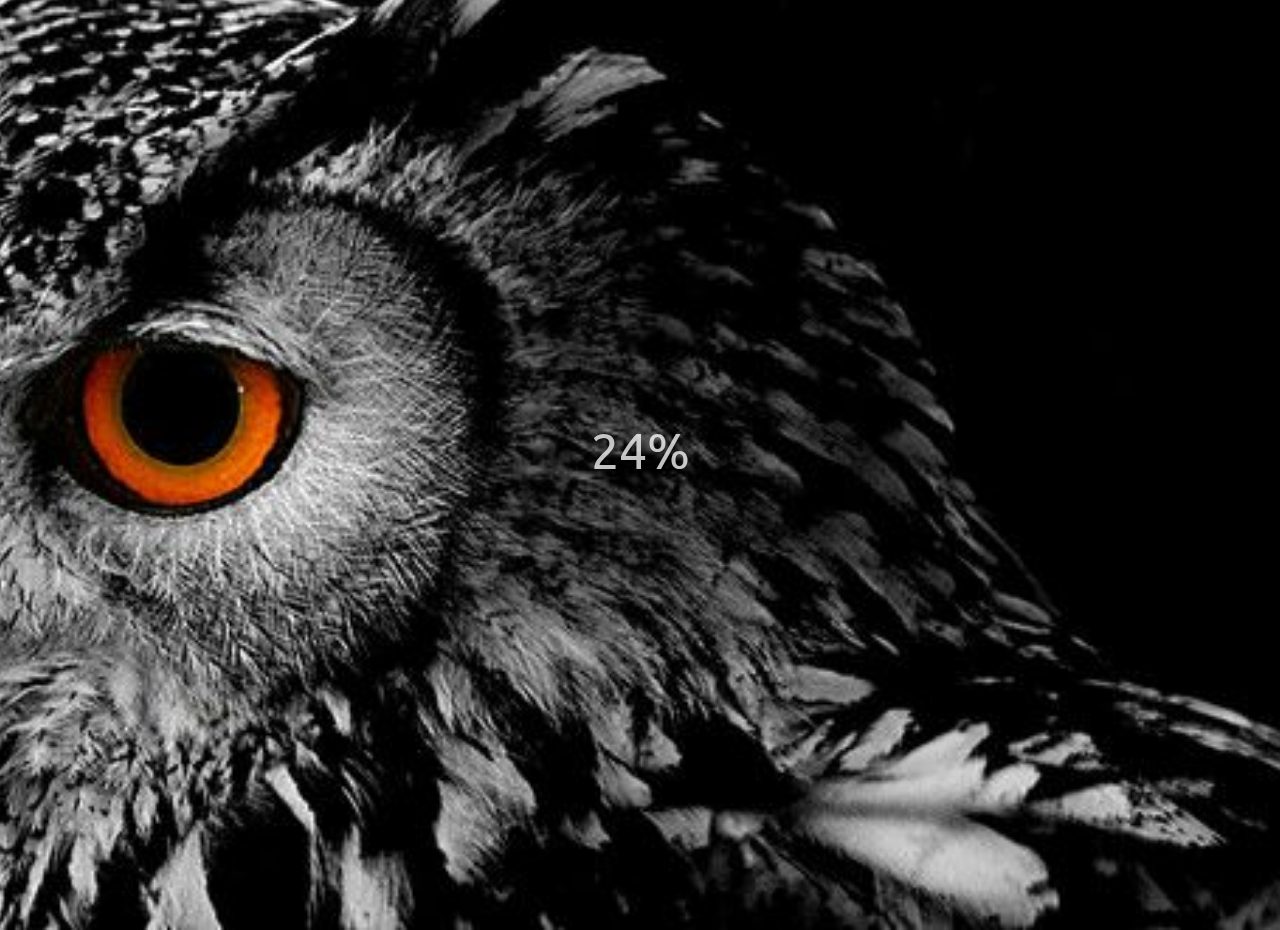
<file: blur loading/index.html>
<!DOCTYPE html>
<html lang="en">

<head>
    <meta charset="UTF-8">
    <meta http-equiv="X-UA-Compatible" content="IE=edge">
    <meta name="viewport" content="width=device-width, initial-scale=1.0">
    <link rel="stylesheet" href="./style/blur.css">
    <title>Blur Loading</title>

</head>

<body>
    <section class="bg"></section>
    <div class="loading-text">0%</div>






    <script src="./javascript/blur.js"></script>
</body>

</html>
</file>
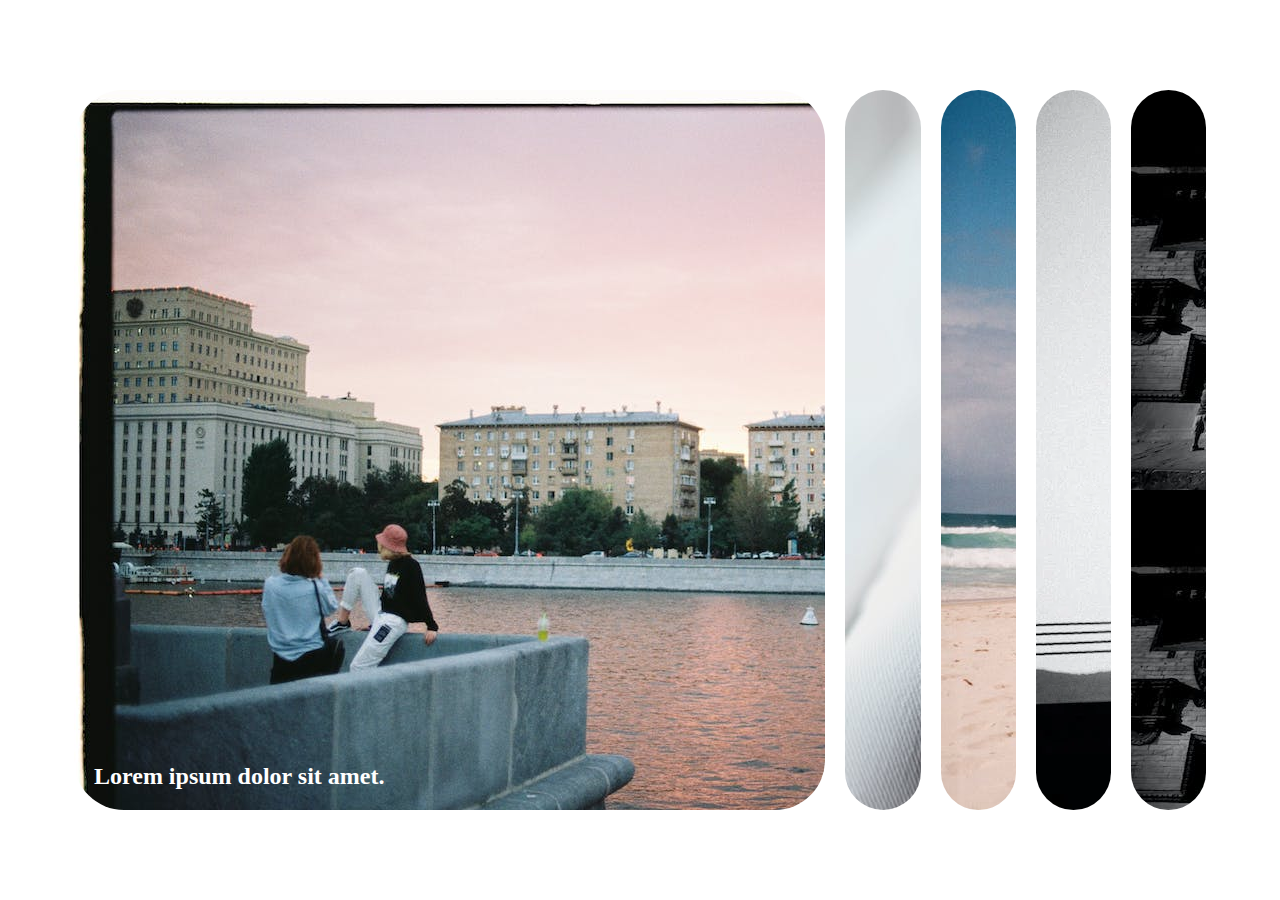
<file: expanding cards/index.html>
<!DOCTYPE html>
<html lang="en">
<head>
    <meta charset="UTF-8">
    <meta http-equiv="X-UA-Compatible" content="IE=edge">
    <meta name="viewport" content="width=device-width, initial-scale=1.0">
    <link rel="stylesheet" href="./style/expanding.css">
    <title>Epands cards</title>
</head>
<body>
    <div class="container">
        <div class="panel active" style="background: url('./image/1.jpg');">
        <h3>Lorem ipsum dolor sit amet.</h3>
        </div>
        <div class="panel" style="background: url('./image/2.jpg');">
        <h3>Lorem ipsum dolor sit amet.</h3>
        </div>
        <div class="panel" style="background: url('./image/3.jpg');">
        <h3>Lorem ipsum dolor sit amet.</h3>
        </div>
        <div class="panel" style="background: url('./image/4.jpg');">
        <h3>Lorem ipsum dolor sit amet.</h3>
        </div>
        <div class="panel" style="background: url('./image/5.jpg');">
        <h3>Lorem ipsum dolor sit amet.</h3>
        </div>
        
    </div>
    <script src="./javascript/card.js"></script>
</body>
</html>
</file>
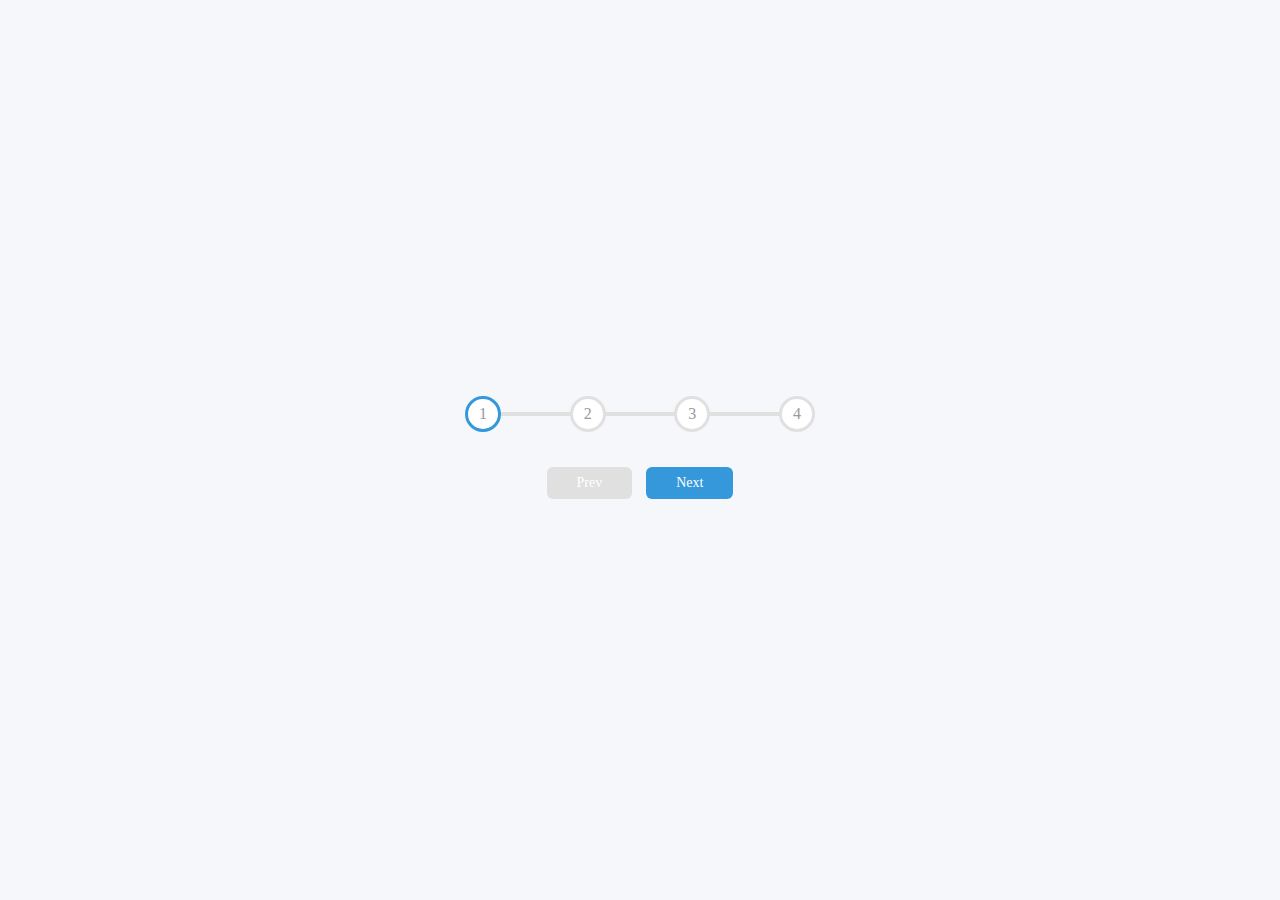
<file: Progress Steps/index.html>
<!DOCTYPE html>
<html lang="en">

<head>
    <meta charset="UTF-8">
    <meta http-equiv="X-UA-Compatible" content="IE=edge">
    <meta name="viewport" content="width=device-width, initial-scale=1.0">
    <link rel="stylesheet" href="./Style/style.css">
    <title>Progress Steps</title>
</head>

<body>
    <div class="container">
        <div class="progress-container">
            <div class="progress" id="progress"></div>
            <div class="circle active">1</div>
            <div class="circle">2</div>
            <div class="circle">3</div>
            <div class="circle">4</div>
        </div>
        <button class="btn" id="prev" disabled>Prev</button>
        <button class="btn" id="next">Next</button>
    </div>




    <script src="./Javascript/script.js"></script>
</body>

</html>
</file>
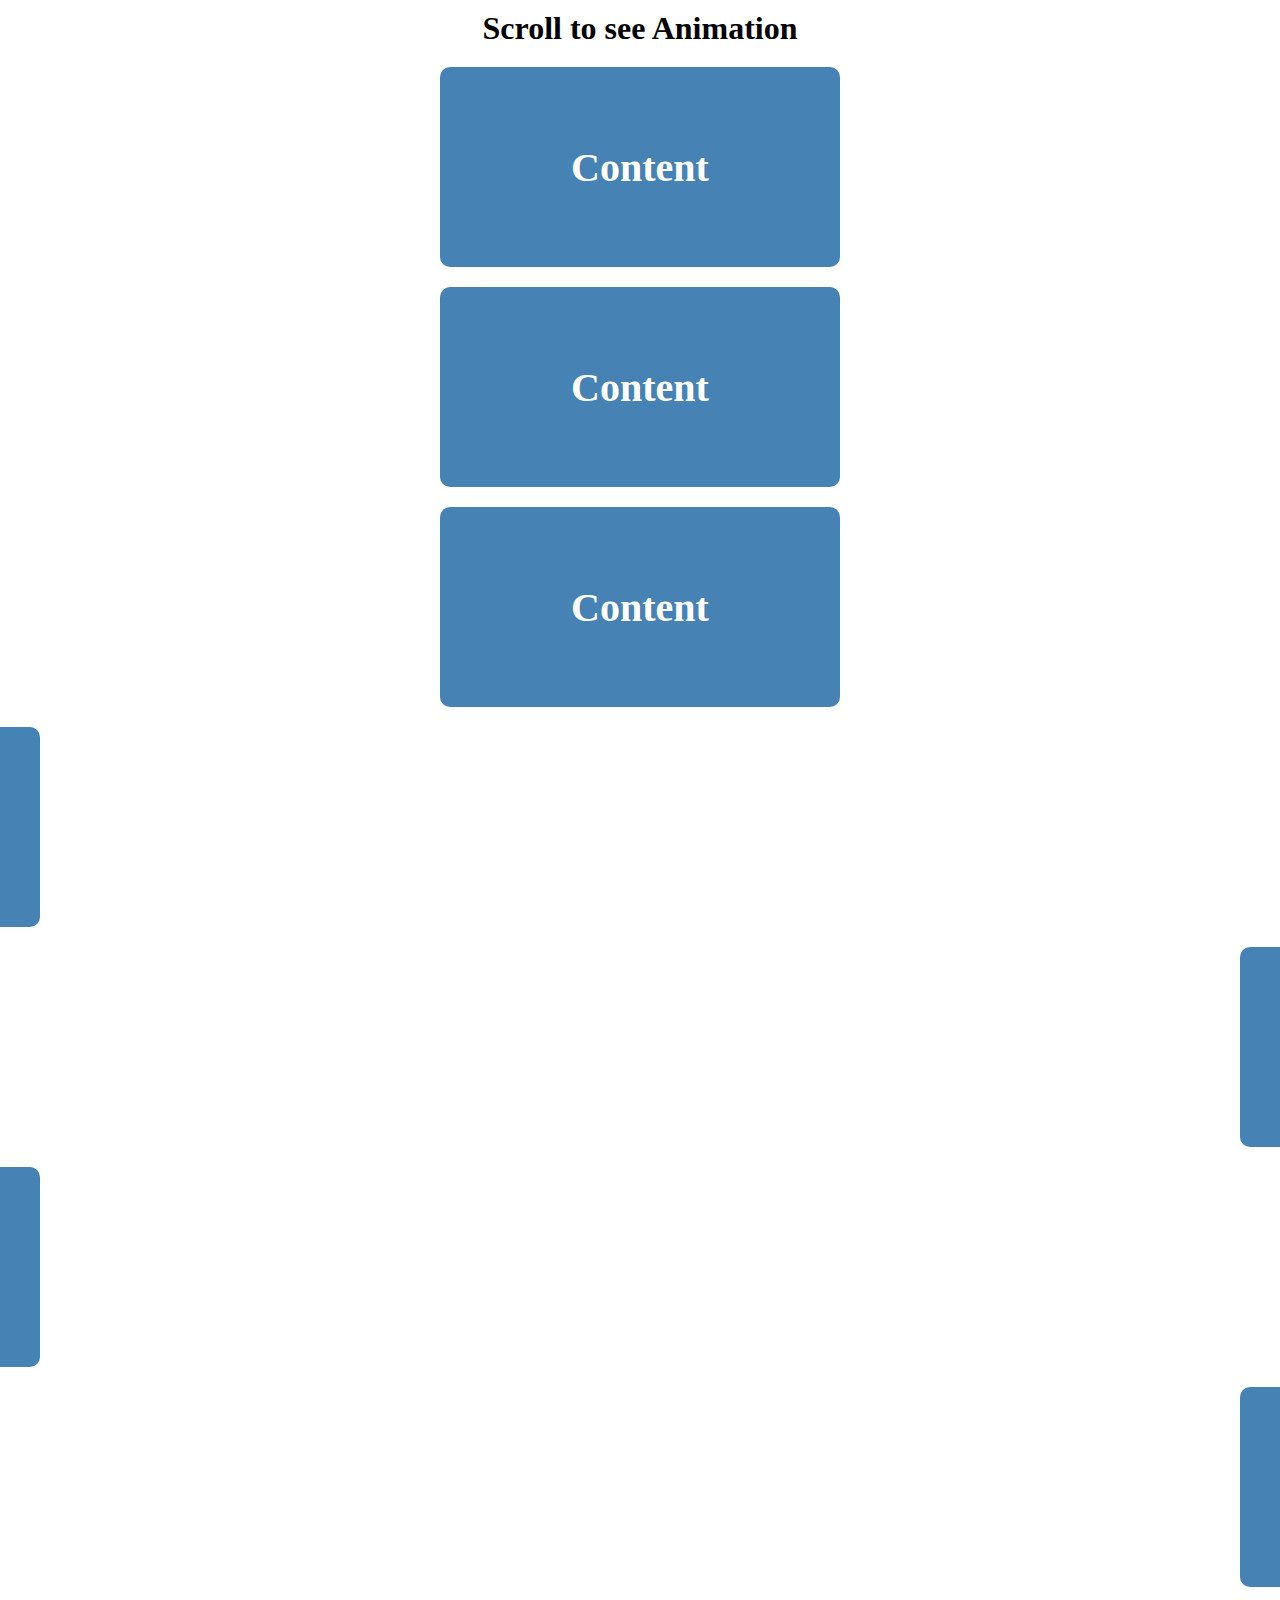
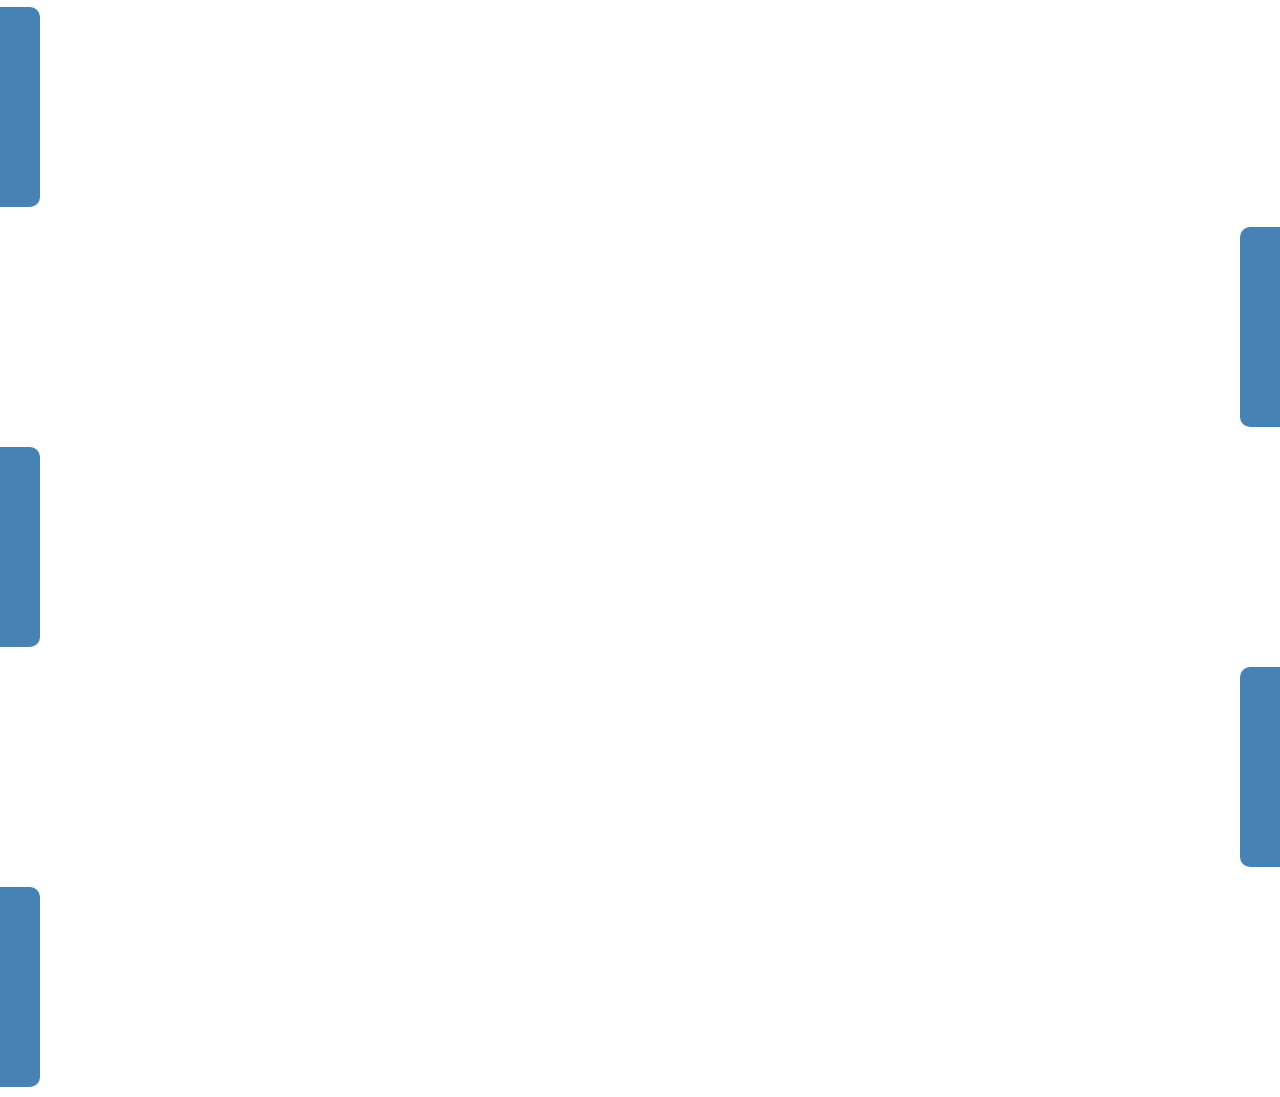
<file: Scroll Animation/index.html>
<!DOCTYPE html>
<html lang="en">

<head>
    <meta charset="UTF-8">
    <meta http-equiv="X-UA-Compatible" content="IE=edge">
    <meta name="viewport" content="width=device-width, initial-scale=1.0">
    <link rel="stylesheet" href="./style/scroll.css">
    <title>Scroll Animation</title>
</head>

<body>
    <h1>Scroll to see Animation</h1>
    <div class="box">
        <h1>Content</h1>
    </div>
    <div class="box">
        <h1>Content</h1>
    </div>
    <div class="box">
        <h1>Content</h1>
    </div>
    <div class="box">
        <h1>Content</h1>
    </div>
    <div class="box">
        <h1>Content</h1>
    </div>
    <div class="box">
        <h1>Content</h1>
    </div>
    <div class="box">
        <h1>Content</h1>
    </div>
    <div class="box">
        <h1>Content</h1>
    </div>
    <div class="box">
        <h1>Content</h1>
    </div>
    <div class="box">
        <h1>Content</h1>
    </div>
    <div class="box">
        <h1>Content</h1>
    </div>
    <div class="box">
        <h1>Content</h1>
    </div>

    <script src="./javascript/scroll.js"></script>
</body>

</html>
</file>
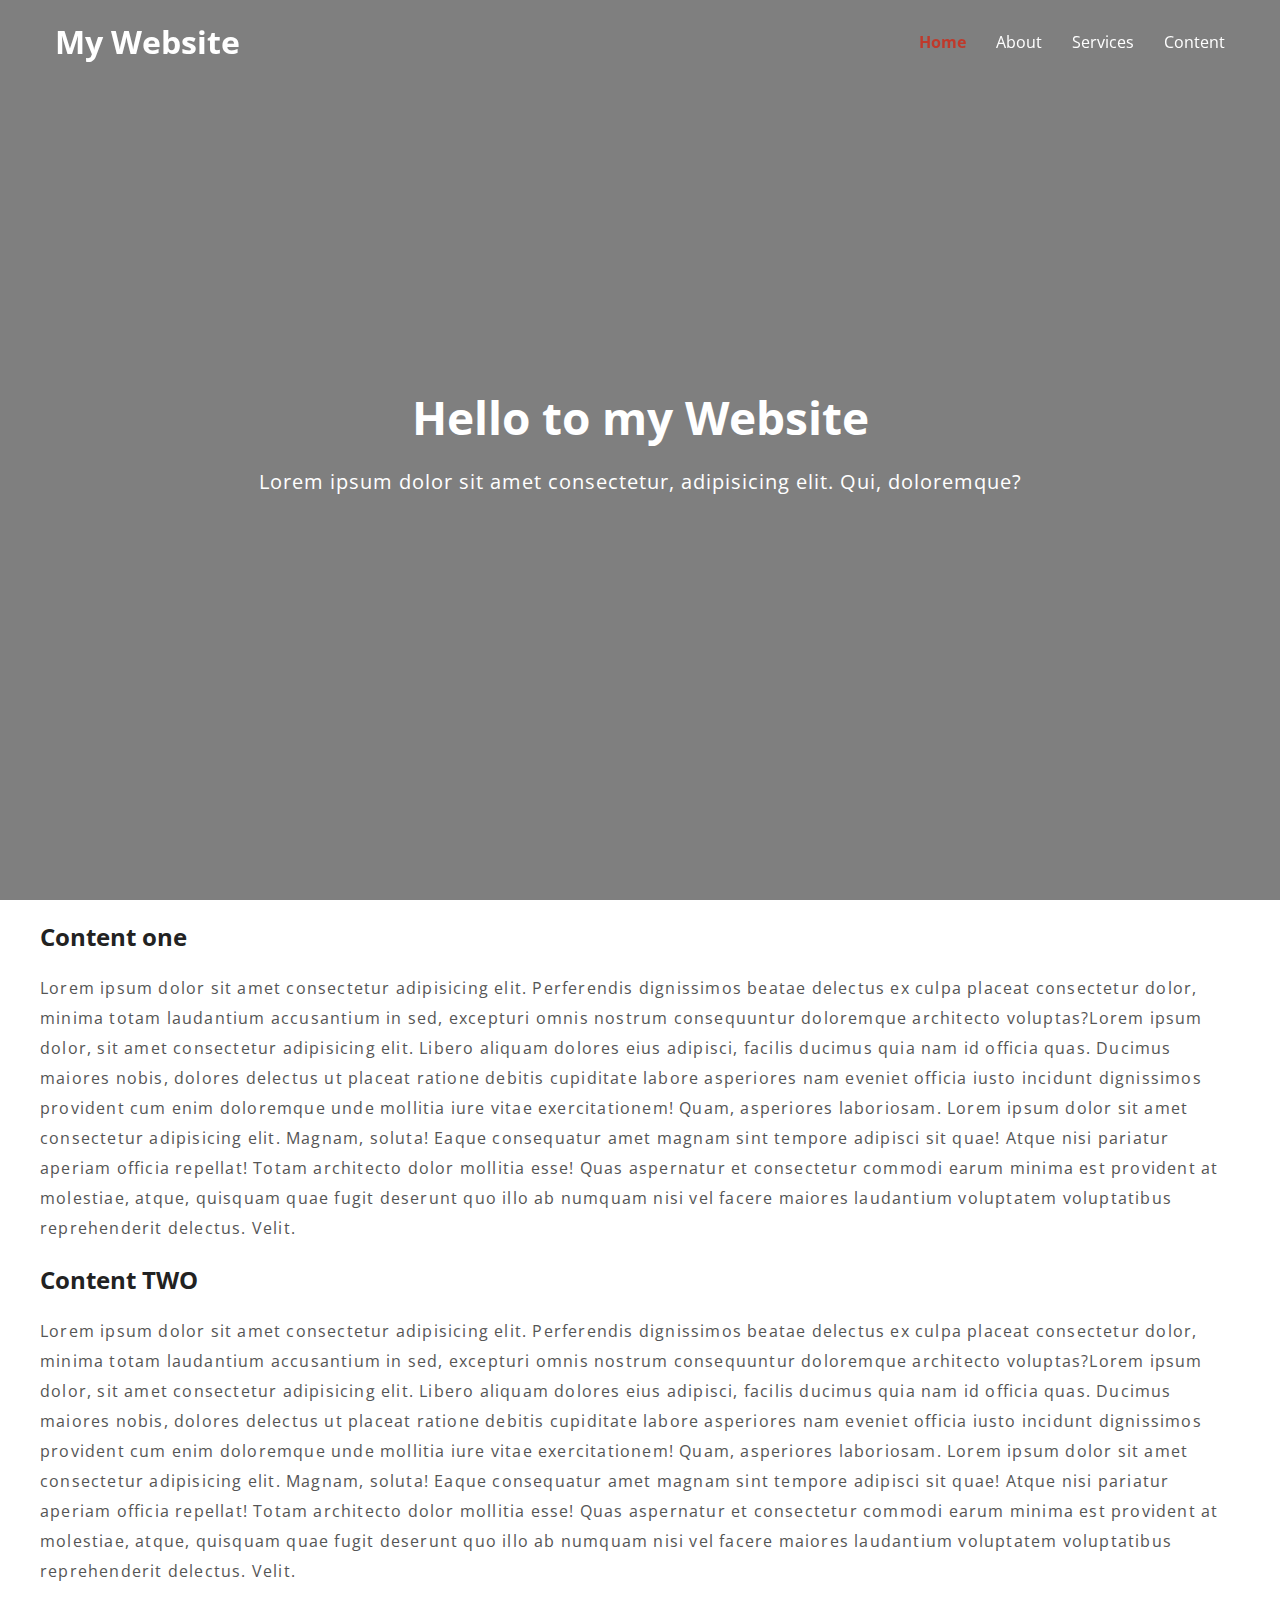
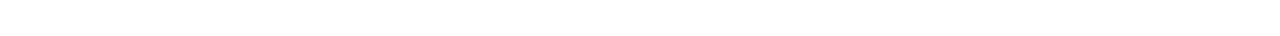
<file: StickyNavbar/index.html>
<!DOCTYPE html>
<html lang="en">

<head>
    <meta charset="UTF-8">
    <meta http-equiv="X-UA-Compatible" content="IE=edge">
    <meta name="viewport" content="width=device-width, initial-scale=1.0">
    <link rel="stylesheet" href="./style/sticky.css">
    <title>Sticky Navbar</title>
</head>

<body>
    <nav class="nav">
        <div class="container">
            <h1 class="logo"><a href="./index.html">My Website</a></h1>
            <ul>
                <li>
                    <a href="#" class="current">Home</a>
                </li>
                <li>
                    <a href="3">About</a>
                </li>
                <li><a href="3">Services</a></li>
                <li><a href="3">Content</a></li>
            </ul>
        </div>
    </nav>
    <div class="hero">
        <div class="container">
            <h1>Hello to my Website</h1>
            <p>Lorem ipsum dolor sit
                amet consectetur, adipisicing elit. Qui, doloremque?</p>
        </div>
    </div>
    <section class="container content">
        <h2>Content one</h2>
        <p>Lorem ipsum dolor sit amet consectetur adipisicing elit. Perferendis dignissimos beatae delectus ex culpa
            placeat consectetur dolor, minima totam laudantium accusantium in sed, excepturi omnis nostrum consequuntur
            doloremque architecto voluptas?Lorem ipsum dolor, sit amet consectetur adipisicing elit. Libero aliquam
            dolores eius adipisci, facilis ducimus quia nam id officia quas. Ducimus maiores nobis, dolores delectus ut
            placeat ratione debitis cupiditate labore asperiores nam eveniet officia iusto incidunt dignissimos
            provident cum enim doloremque unde mollitia iure vitae exercitationem! Quam, asperiores laboriosam. Lorem
            ipsum dolor sit amet consectetur adipisicing elit. Magnam, soluta! Eaque consequatur amet magnam sint
            tempore adipisci sit quae! Atque nisi pariatur aperiam officia repellat! Totam architecto dolor mollitia
            esse! Quas aspernatur et consectetur commodi earum minima est provident at molestiae, atque, quisquam quae
            fugit deserunt quo illo ab numquam nisi vel facere maiores laudantium voluptatem voluptatibus reprehenderit
            delectus. Velit.</p>
            <h3>Content TWO</h3>
            <p>Lorem ipsum dolor sit amet consectetur adipisicing elit. Perferendis dignissimos beatae delectus ex culpa
                placeat consectetur dolor, minima totam laudantium accusantium in sed, excepturi omnis nostrum consequuntur
                doloremque architecto voluptas?Lorem ipsum dolor, sit amet consectetur adipisicing elit. Libero aliquam
                dolores eius adipisci, facilis ducimus quia nam id officia quas. Ducimus maiores nobis, dolores delectus ut
                placeat ratione debitis cupiditate labore asperiores nam eveniet officia iusto incidunt dignissimos
                provident cum enim doloremque unde mollitia iure vitae exercitationem! Quam, asperiores laboriosam. Lorem
                ipsum dolor sit amet consectetur adipisicing elit. Magnam, soluta! Eaque consequatur amet magnam sint
                tempore adipisci sit quae! Atque nisi pariatur aperiam officia repellat! Totam architecto dolor mollitia
                esse! Quas aspernatur et consectetur commodi earum minima est provident at molestiae, atque, quisquam quae
                fugit deserunt quo illo ab numquam nisi vel facere maiores laudantium voluptatem voluptatibus reprehenderit
                delectus. Velit.</p>
    </section>







    <script src="./javascript/sticky.js"></script>
</body>

</html>
</file>
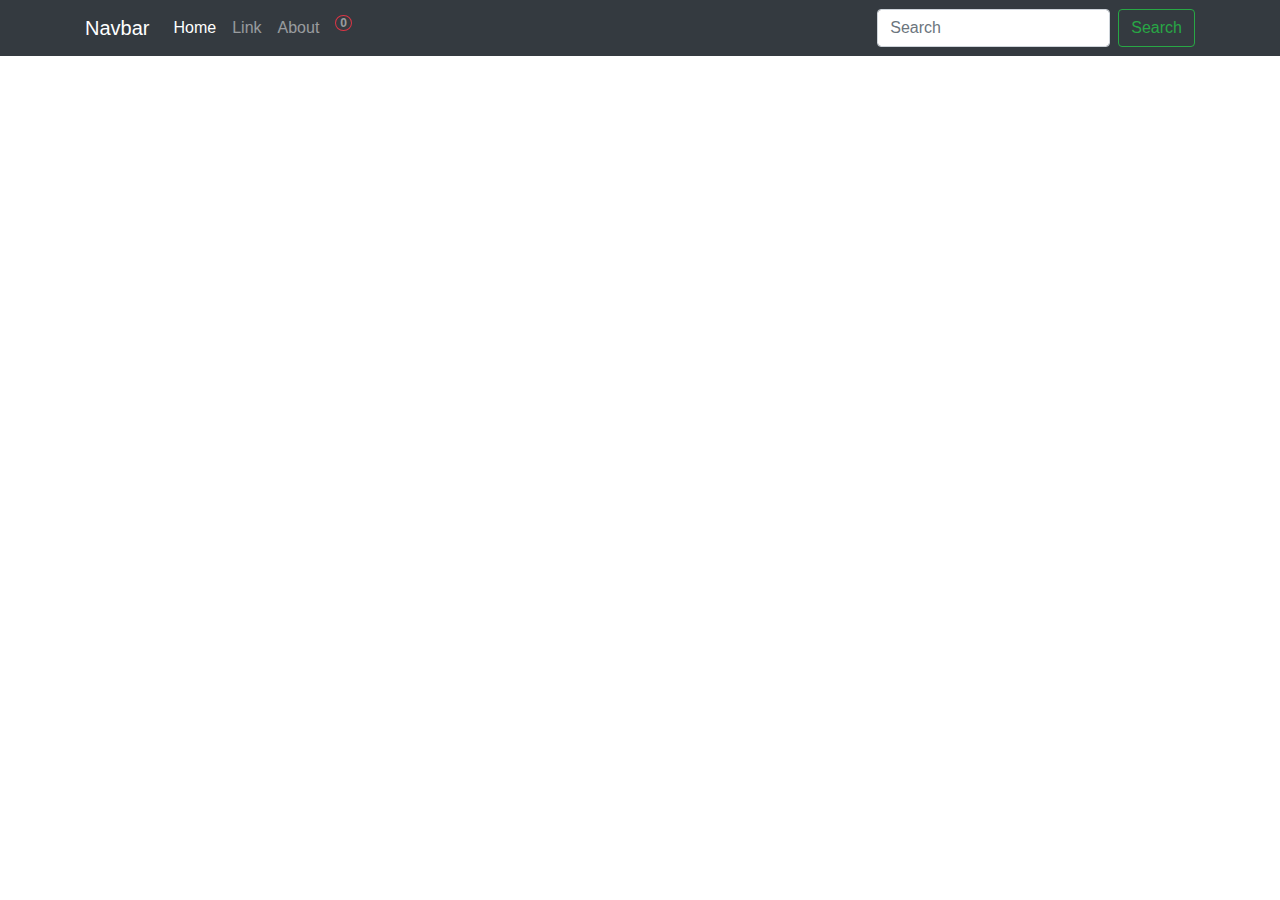
<file: Basket/basket.html>
<!DOCTYPE html>
<html lang="en">

<head>
    <meta charset="UTF-8">
    <meta http-equiv="X-UA-Compatible" content="IE=edge">
    <meta name="viewport" content="width=device-width, initial-scale=1.0">
    <!-- Bootstrap Link -->
    <link rel="stylesheet" href="https://stackpath.bootstrapcdn.com/bootstrap/4.3.1/css/bootstrap.min.css"
        integrity="sha384-ggOyR0iXCbMQv3Xipma34MD+dH/1fQ784/j6cY/iJTQUOhcWr7x9JvoRxT2MZw1T" crossorigin="anonymous">
    <!-- Css Link -->
    <link rel="stylesheet" href="assets/CSS/style.css">
    <!-- Javascript Script -->
    <script src="assets/JS/script.js" defer></script>
    <!-- Table Script -->
    <script src="assets/JS/table.js" defer></script>
    <!-- Fav Icon -->
    <link rel="shortcut icon" href="assets/Media/Tasty-pasta.svg.ico" type="image/x-icon">
    <title>Basket</title>
    <!-- Font Awesome -->
    <link rel="stylesheet" href="https://pro.fontawesome.com/releases/v5.8.2/css/all.css"
        integrity="sha384-xVVam1KS4+Qt2OrFa+VdRUoXygyKIuNWUUUBZYv+n27STsJ7oDOHJgfF0bNKLMJF" crossorigin="anonymous">
</head>

<body>
    <header>
        <nav class="navbar navbar-expand-lg navbar-dark bg-dark">
            <div class="container">
                <a class="navbar-brand" href="#">Navbar</a>
                <button class="navbar-toggler" type="button" data-toggle="collapse"
                    data-target="#navbarSupportedContent" aria-controls="navbarSupportedContent" aria-expanded="false"
                    aria-label="Toggle navigation">
                    <span class="navbar-toggler-icon"></span>
                </button>

                <div class="collapse navbar-collapse" id="navbarSupportedContent">
                    <ul class="navbar-nav mr-auto">
                        <li class="nav-item active">
                            <a class="nav-link" href="main.html">Home <span class="sr-only">(current)</span></a>
                        </li>
                        <li class="nav-item">
                            <a class="nav-link" href="#">Link</a>
                        </li>
                        <li class="nav-item">
                            <a class="nav-link" href="#">About</a>
                        </li>
                        <li class="nav-item">
                            <a class="nav-link" href="#">
                                <i class="far fa-shopping-basket"></i>
                                <sup class="border border-danger rounded-circle px-1"><strong id="basketCount">0</strong></sup>
                            </a>
                        </li>
                    </ul>
                    <form class="form-inline my-2 my-lg-0">
                        <input class="form-control mr-sm-2" type="search" placeholder="Search" aria-label="Search">
                        <button class="btn btn-outline-success my-2 my-sm-0" type="submit">Search</button>
                    </form>
                </div>
            </div>
        </nav>
    </header>

    <section>
        <div class="container">
            <div class="row">
                <h2 class="mt-4 blockquote" id="noorder">There's not any order right now :(</h2>
                <table class="table table-dark mt-4" id="myTable">
                    <thead>
                      <tr>
                        <th scope="col">#</th>
                        <th scope="col">Image</th>
                        <th scope="col">Name of Meal</th>
                        <th scope="col">Price</th>
                        <th scope="col">Total Amount</th>
                        <th scope="col">Count</th>
                        <th scope="col">Increase/Decrease</th>
                        <th scope="col">Delete</th>
                      </tr>
                    </thead>
                    <tbody>
                    </tbody>
                  </table>
            </div>
        </div>
          
    </section>

</body>

</html>
</file>
<file: blur loading/style/blur.css>
@import url('https://fonts.googleapis.com/css2?family=Ubuntu:ital,wght@0,400;0,500;0,700;1,400;1,500;1,700&display=swap');

* {
    box-sizing: border-box;
    margin: 0;

}

body {
    font-family: 'Ubuntu', sans-serif;
    display: flex;
    align-items: center;
    justify-content: center;
    height: 100vh;
    overflow: hidden;
}

.bg {
    background: url('../image/owl.jpg')center/cover ;
    background-repeat: no-repeat;
    position: absolute;
    top: -30px;
    left: -30px;
    width: calc(100% + 60px);
    height: calc(100% + 60px);
    z-index: -1;
    filter: blur(0px);
}
.loading-text{
    font-size: 50px;
    color: #fff;
}
</file>
<file: expanding cards/style/expanding.css>
body{
    display: flex;
    align-items: center;
    justify-content: center;
    height: 100vh;
    overflow: hidden;
    margin: 0;
}
.container{
    width: 90vw;
    display: flex;
}
.panel{
    background-size: cover;
    background-position: center;
    background-repeat: no-repeat;
    height: 80vh;
    border-radius: 50px;
    color: #fff;
    cursor: pointer;
    flex: 0.5;
    margin: 10px;
    position: relative;
    /* -webkit-transition: all 700ms ease-in; */
}

.panel h3{
    position: absolute;
    font-size: 24px;
    bottom: 20px;
    left: 20px;
    margin: 0;
    opacity: 0;
}
.panel.active{
    flex: 5;
}
.panel.active h3{
    opacity: 1;
    transition: opacity 0.3s ease-in 0.4s;
}
@media (max-width:480px) {
    .container{
        width: 100vw;
    }
    .panel:nth-of-type(4),
    .panel:nth-of-type(5){
        display: none;
    }
}
</file>
<file: Progress Steps/Style/style.css>
:root {
    --line-border-fill: #3498db;
    --line-border-empty: #e0e0e0
}
body {
    background-color: #f6f7fb;
    height: 100vh;
    display: flex;
    align-items: center;
    justify-content: center;
    margin: 0;
    overflow: hidden;
}
.container {
    text-align: center;
}

.progress-container {
    display: flex;
    align-items: center;
    justify-content: space-between;
    margin-bottom: 30px;
    width: 350px;
    max-width: 100%;
    position: relative;
}

.progress-container::before {
    position: absolute;
    content: '';
    top: 50%;
    left: 0;
    transform: translateY(-50%);
    background-color: var(--line-border-empty);
    width: 100%;
    height: 4px;
    z-index: -1;
}   
.progress{
    position: absolute;
    background-color: var(--line-border-fill);
    top: 50%;
    left: 0;
    height: 4px;
    width: 0;
    z-index: -1;
    transition: 0.4s ease;
}
.circle{
    background-color: #fff;
    color: #999;
    border-radius: 50%;
    height: 30px;
    width: 30px;
    display: flex;
    align-items: center;
    justify-content: center;
    border: 3px solid var(--line-border-empty);
    transition: -.4s ease;
}
.circle.active{
border-color: var(--line-border-fill);
}
.btn{
    background-color: var(--line-border-fill);
    color: #fff;
    border: 0;
    border-radius: 6px;
    cursor: pointer;
    font-family: inherit;
    font-size: 14px;
    padding: 8px 30px;
    margin: 5px;
}
.btn:active{
transform: scale(0.98);
}
.btn:focus{
    outline: none;
}
.btn:disabled{
    background-color: var(--line-border-empty);
    cursor: not-allowed;
}
</file>
<file: Scroll Animation/style/scroll.css>
body {
    background-color: white;
    display: flex;
    align-items: center;
    justify-content: center;
    flex-direction: column;
    margin: 0;
    overflow-x: hidden;   
}
h1{
    margin: 10px;
}
.box{
    background-color: steelblue;
    color: #fff;
    display: flex;
    align-items: center;
    justify-content: center;
    width: 400px;
    height: 200px;
    margin: 10px;
    border-radius: 10px;
    box-shadow: black;
    transform: translateX(200%);
    transition: transform 0.4s ease;
}
.box:nth-of-type(even){
    transform: translateX(-200%);
}
.box.show{
    transform: translateX(0);
}
.box h1{
    font-size: 40px;
}
</file>
<file: StickyNavbar/style/sticky.css>
@import url('https://fonts.googleapis.com/css?family=Open+Sans');
* {
    box-sizing: border-box;
    margin: 0;
    padding: 0;
    text-decoration: none;
    list-style: none;
}


body {
    font-family: 'Open Sans', sans-serif;
    color: #222;
    padding-bottom: 50px;
  
}

.container {
    max-width: 1200px;
    margin: 0 auto;
  }
  
  .nav {
    position: fixed;
    background-color: transparent;
    top: 0;
    left: 0;
    right: 0;
    transition: all 0.3s ease-in-out;
  }
  
  .nav .container {
    display: flex;
    justify-content: space-between;
    align-items: center;
    padding: 20px 0;
    transition: all 0.3s ease-in-out;
  }
  
  .nav ul {
    display: flex;
    list-style-type: none;
    align-items: center;
    justify-content: center;
  }
  
  .nav a {
    color: #fff;
    text-decoration: none;
    padding: 7px 15px;
    transition: all 0.3s ease-in-out;
  }
  
  .nav.active {
    background-color: #fff;
    box-shadow: 0 2px 10px rgba(0, 0, 0, 0.3);
  }
  
  .nav.active a {
    color: #000;
  }
  
  .nav.active .container {
    padding: 10px 0;
  }
  
  .nav a.current,
  .nav a:hover {
    color: #c0392b;
    font-weight: bold;
  }
  
  .hero {
    background-image: url('https://images.pexels.com/photos/450035/pexels-photo-450035.jpeg?auto=compress&cs=tinysrgb&dpr=2&h=750&w=1260');
    background-repeat: no-repeat;
    background-size: cover;
    background-position: bottom center;
    height: 100vh;
    color: #fff;
    display: flex;
    justify-content: center;
    align-items: center;
    text-align: center;
    position: relative;
    margin-bottom: 20px;
    z-index: -2;
  }
  
  .hero::before {
    content: '';
    position: absolute;
    top: 0;
    left: 0;
    width: 100%;
    height: 100%;
    background-color: rgba(0, 0, 0, 0.5);
    z-index: -1;
  }
  
  .hero h1 {
    font-size: 46px;
    margin: -20px 0 20px;
  }
  
  .hero p {
    font-size: 20px;
    letter-spacing: 1px;
  }
  
  .content h2,
  .content h3 {
    font-size: 150%;
    margin: 20px 0;
  }
  
  .content p {
    color: #555;
    line-height: 30px;
    letter-spacing: 1.2px;
  }
</file>
<file: Basket/assets/CSS/style.css>
.mycard{
    box-shadow: rgba(50, 50, 93, 0.25) 0px 50px 100px -20px, rgba(0, 0, 0, 0.3) 0px 30px 60px -30px;
}
.mycard{
    overflow: hidden;
}
.mycard img{
    transition: .2s ease-in-out;
}
.mycard:hover > img{
    transform: scale(1.04);
}
.mycard:hover .price{
    transform: translateX(1%);
}
.card-body .card-title{
    transition: .2s ease-in-out;
    cursor: pointer;
}
.mycard:hover > .card-body > .card-title{
    letter-spacing: 1px;
    color: darkred;
}
.price{
    color: darkred;
    font-weight: bold;
    cursor: pointer;
    transition: .2s ease-in-out;
}
.fa-trash{
    font-size: 24px; 
    color: red;
    transition: .3s ease-in-out;
}
.fa-trash:hover{
    transform: scale(1.2);
    color: rgba(255, 0, 0, 0.678);
}
.incdecbuttons{
    padding: 2px;   
}
.imagerow img{
    width: 100px; 
    height: 80px;
    border-radius: 5px;
    box-shadow: rgba(0, 0, 0, 0.4) 0px 30px 90px;
}
body{
    background-image: url("https://media.istockphoto.com/photos/flying-mixed-vegetables-in-a-pan-diet-healthy-food-black-background-picture-id1063008974?k=20&m=1063008974&s=170667a&w=0&h=HQw5qJxG1GOAUw8eqdm8ibsHSnElso3bnAUSUUuO6SA=");
    backdrop-filter: blur(10px);
    height: 100wh;
    background-repeat: no-repeat;
    background-size: cover;   
}
.price::after{
    content: "Azn";
}
.table{
    box-shadow: rgba(0, 0, 0, 0.4) 0px 30px 90px;
    background-color: rgba(255, 255, 255, 0.13);
}
#noorder{
    display: none; 
    color: white
}
</file>
